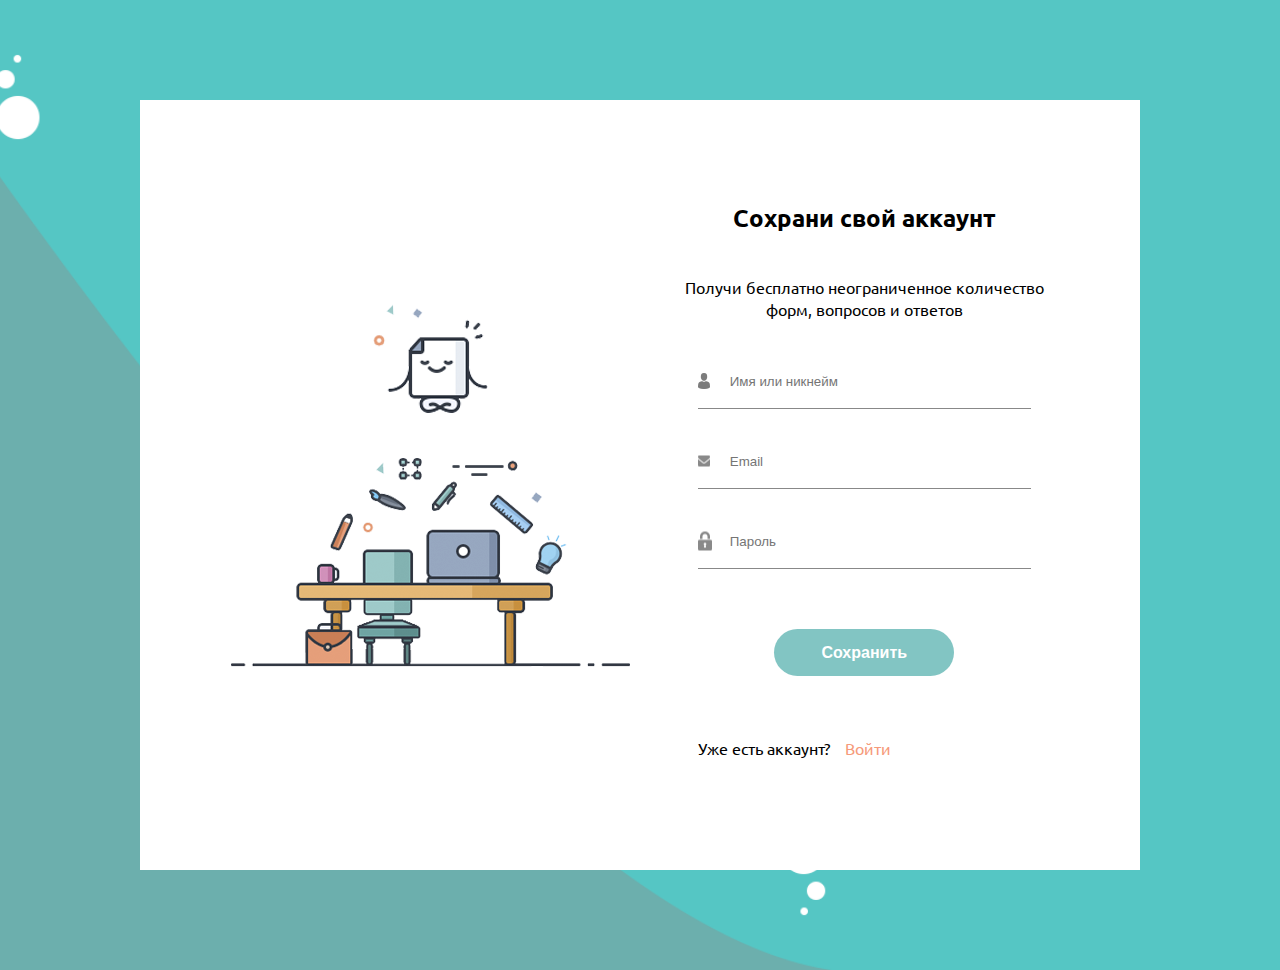
<file: form-validate-jq/index.html>
<!DOCTYPE html>
<html lang="en">
  <head>
    <meta charset="utf-8">
    <meta http-equiv="X-UA-Compatible" content="IE=edge">
    <meta name="viewport" content="width=device-width, initial-scale=1">
    <title>Form</title>
    
    
    <link href="https://fonts.googleapis.com/css?family=Ubuntu:400,700&amp;subset=cyrillic" rel="stylesheet">

    <link rel="stylesheet" href="css/main.css">

    <!-- HTML5 shim and Respond.js for IE8 support of HTML5 elements and media queries -->
    <!-- WARNING: Respond.js doesn't work if you view the page via file:// -->
    <!--[if lt IE 9]>
      <script src="https://oss.maxcdn.com/html5shiv/3.7.3/html5shiv.min.js"></script>
      <script src="https://oss.maxcdn.com/respond/1.4.2/respond.min.js"></script>
    <![endif]-->
  </head>
  <body class="container">
    <section class="form">
      <div class="form__image">
        <img src="img/form-mail.svg" alt="" class="form-image__mail-image">
        <img src="img/form-table.svg" alt="" class="form-image__table-image">
      </div>
      <div class="form__content">
        <h1 class="form__title">Сохрани свой аккаунт</h1>
        <p class="form__subtitle">Получи бесплатно неограниченное количество форм, вопросов и ответов</p>
        <form action="/" class="form__item" id="form">
          <label for=""  class="form__label form__label--name"><input type="name" name="name" class="form__field form__field--name" placeholder="Имя или никнейм"></label>
          <label for="" class="form__label form__label--email"><input type="email" name="email" class="form__field form__field--email" placeholder="Email"></label>
          <label for="" class="form__label form__label--password"><input type="password" name="password" class="form__field form__field--password" placeholder="Пароль"></label>
          <button type="submit" class="form__btn">Сохранить</button>
        </form>
        <p class="form__sign-in">Уже есть аккаунт?<a href="#" class="form__sign-in--link">Войти</a></p>
      </div>
    </section>
    
    <script src="js/jquery-1.12.4.min.js"></script>
    <script src='js/jquery.validate.min.js'></script>
    <script>
      $(document).ready(function() {
        $('#form').validate({
          rules: {
            name:{
              required: true,
              minlength: 4,
            },
            email:{
              required: true,
              email: true,
              minlength: 4,
            },
            password:{
              required: true,
              minlength: 4,
            }
          },
          messages:{

            name:{
              required: "Это поле обязательно для заполнения",
              minlength: "Имя должно быть минимум 4 символа",
            },
            email:{
              required: "Это поле обязательно для заполнения",
              email: "Введите в формате e-mail",
            },

            password:{
              required: "Это поле обязательно для заполнения",
              minlength: "Пароль должен быть минимум 6 символа",
              maxlength: "Пароль должен быть максимум 16 символов",
            }
          }
        });
      });
    </script>
  </body>
</html>
</file>
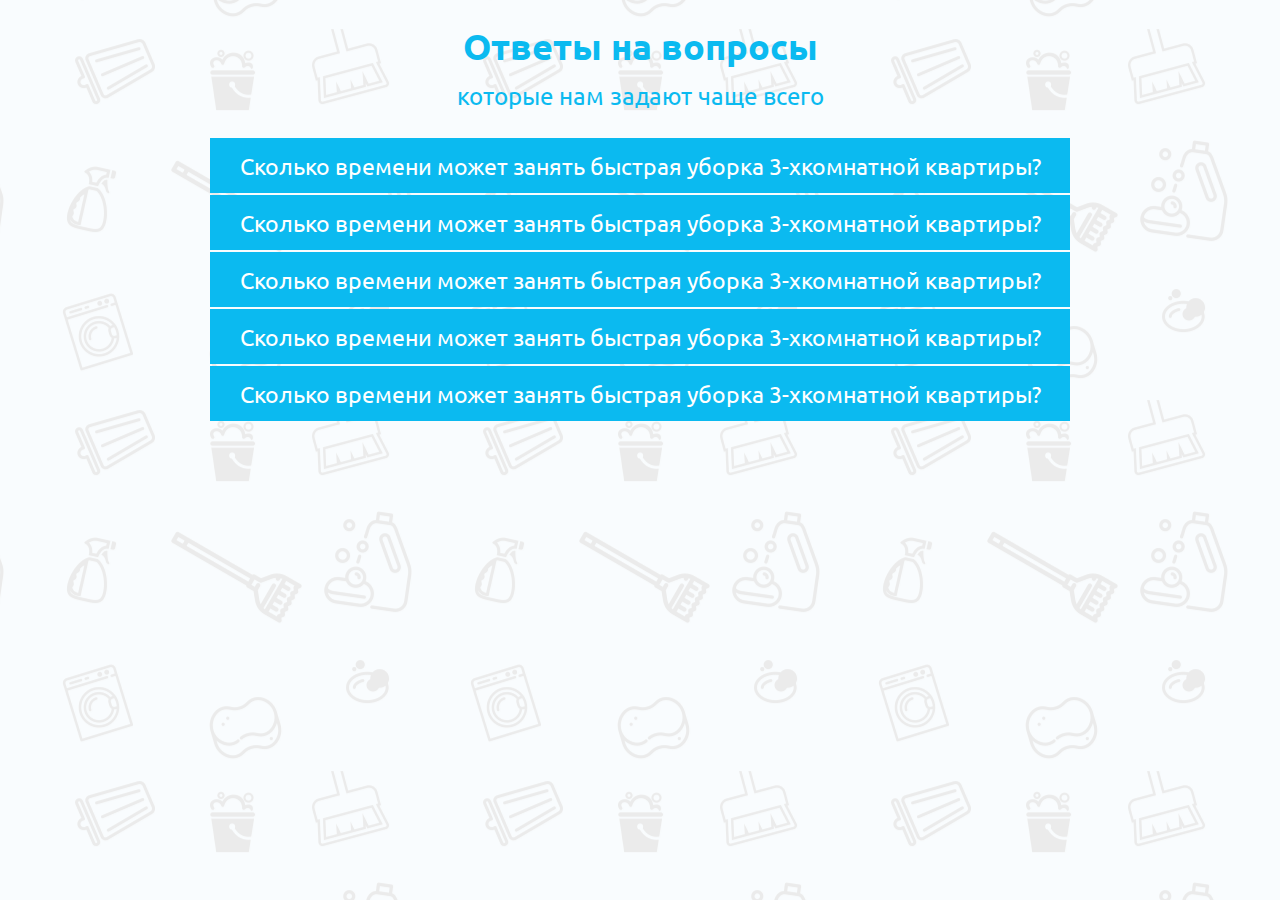
<file: jquery-acc/index.html>
<!DOCTYPE html>
<html lang="en">
  <head>
    <meta charset="utf-8">
    <meta http-equiv="X-UA-Compatible" content="IE=edge">
    <meta name="viewport" content="width=device-width, initial-scale=1">
    <title>Menu</title>
    
    
    <link href="https://fonts.googleapis.com/css?family=Ubuntu:400,700&amp;subset=cyrillic" rel="stylesheet">
    <link rel="stylesheet" href="css/main.css">

    <!-- HTML5 shim and Respond.js for IE8 support of HTML5 elements and media queries -->
    <!-- WARNING: Respond.js doesn't work if you view the page via file:// -->
    <!--[if lt IE 9]>
      <script src="https://oss.maxcdn.com/html5shiv/3.7.3/html5shiv.min.js"></script>
      <script src="https://oss.maxcdn.com/respond/1.4.2/respond.min.js"></script>
    <![endif]-->
  </head>
  <body>
    <h1 class="title">Ответы на вопросы <br><span class="title--under">которые нам задают чаще всего</span></h1>
    <section class="questions-accordeon">
      <div data-target="answer-1" class="question question--1">Сколько времени может занять быстрая уборка 3-хкомнатной квартиры?</div>
      <div class="answer answer-1">Быстрая уборка 3 комнатной квартиры, которая включает в себя мытье полов, протирку пыли и зеркал занимает около 3 часов. Но, конечно, многое зависит от степени загрязненности и комнат</div>
      <div data-target="answer-2" class="question question--2">Сколько времени может занять быстрая уборка 3-хкомнатной квартиры?</div>
      <div class="answer answer-2">Быстрая уборка 3 комнатной квартиры, которая включает в себя мытье полов, протирку пыли и зеркал занимает около 3 часов. Но, конечно, многое зависит от степени загрязненности и комнат</div>
      <div data-target="answer-3" class="question question--3">Сколько времени может занять быстрая уборка 3-хкомнатной квартиры?</div>
      <div class="answer answer-3">Быстрая уборка 3 комнатной квартиры, которая включает в себя мытье полов, протирку пыли и зеркал занимает около 3 часов. Но, конечно, многое зависит от степени загрязненности и комнат</div>
      <div data-target="answer-4" class="question question--4">Сколько времени может занять быстрая уборка 3-хкомнатной квартиры?</div>
      <div class="answer answer-4">Быстрая уборка 3 комнатной квартиры, которая включает в себя мытье полов, протирку пыли и зеркал занимает около 3 часов. Но, конечно, многое зависит от степени загрязненности и комнат</div>
      <div data-target="answer-5" class="question question--5">Сколько времени может занять быстрая уборка 3-хкомнатной квартиры?</div>
      <div class="answer answer-5">Быстрая уборка 3 комнатной квартиры, которая включает в себя мытье полов, протирку пыли и зеркал занимает около 3 часов. Но, конечно, многое зависит от степени загрязненности и комнат</div>

    </section>
    
    <script src="js/jquery-1.12.4.min.js"></script>
    <script>
      $(document).ready(function() {
        var question = $('.question');
        var answer = $('.answer');
        question.click(function() {
          var answerCurrent = $(this).attr('data-target');
          $(answer).removeClass('answer--active');
          $('.' + answerCurrent).addClass('answer--active');
        });
      });
    </script>
  </body>
</html>
</file>
<file: jquery-acc/css/main.css>
* {
  box-sizing: border-box;
}
body {
  font-family: 'Ubuntu', sans-serif;
  font-size: 22px;
  font-weight: 400;
  text-align: left;
  color: #535353;
  background: #fafcfe url('../img/bg-one.png') center center repeat;
}
.title {
  font-size: 36px;
  font-weight: 700;
  text-align: center;
  color: #0bbaf0;
}
.title--under {
  font-size: 24px;
  font-weight: 400;
}
.question {
  font-size: 23.2px;
  display: flex;
  flex-direction: column;
  width: 860px;
  max-width: 100%;
  min-height: 55px;
  margin-top: 2px;
  margin-right: auto;
  margin-left: auto;
  text-align: center;
  text-decoration: none;
  color: #fff;
  background-color: #0bbaf0;
  align-items: center;
  justify-content: center;
  cursor: pointer;
}
.answer {
  display: none;
  width: 860px;
  max-width: 100%;
  margin-right: auto;
  margin-left: auto;
  padding: 32px;
  transition: all .3s;
  border: 4px solid #dcdcdc;
  border-top: none;
  border-bottom-right-radius: 10px;
  border-bottom-left-radius: 10px;
  background-color: #fff;
}
.answer--active {
  display: flex;
  flex-direction: column;
}
</file>
<file: form-validate-jq/css/main.css>
/*! normalize.css v6.0.0 | MIT License | github.com/necolas/normalize.css */
/* Document
   ========================================================================== */
/**
 * 1. Correct the line height in all browsers.
 * 2. Prevent adjustments of font size after orientation changes in
 *    IE on Windows Phone and in iOS.
 */
html {
  line-height: 1.15;
  /* 1 */
  -ms-text-size-adjust: 100%;
  /* 2 */
  -webkit-text-size-adjust: 100%;
  /* 2 */
}
/* Sections
   ========================================================================== */
/**
 * Add the correct display in IE 9-.
 */
article,
aside,
footer,
header,
nav,
section {
  display: block;
}
/**
 * Correct the font size and margin on `h1` elements within `section` and
 * `article` contexts in Chrome, Firefox, and Safari.
 */
h1 {
  font-size: 2em;
  margin: 0.67em 0;
}
/* Grouping content
   ========================================================================== */
/**
 * Add the correct display in IE 9-.
 * 1. Add the correct display in IE.
 */
figcaption,
figure,
main {
  /* 1 */
  display: block;
}
/**
 * Add the correct margin in IE 8.
 */
figure {
  margin: 1em 40px;
}
/**
 * 1. Add the correct box sizing in Firefox.
 * 2. Show the overflow in Edge and IE.
 */
hr {
  box-sizing: content-box;
  /* 1 */
  height: 0;
  /* 1 */
  overflow: visible;
  /* 2 */
}
/**
 * 1. Correct the inheritance and scaling of font size in all browsers.
 * 2. Correct the odd `em` font sizing in all browsers.
 */
pre {
  font-family: monospace, monospace;
  /* 1 */
  font-size: 1em;
  /* 2 */
}
/* Text-level semantics
   ========================================================================== */
/**
 * 1. Remove the gray background on active links in IE 10.
 * 2. Remove gaps in links underline in iOS 8+ and Safari 8+.
 */
a {
  background-color: transparent;
  /* 1 */
  -webkit-text-decoration-skip: objects;
  /* 2 */
}
/**
 * 1. Remove the bottom border in Chrome 57- and Firefox 39-.
 * 2. Add the correct text decoration in Chrome, Edge, IE, Opera, and Safari.
 */
abbr[title] {
  border-bottom: none;
  /* 1 */
  text-decoration: underline;
  /* 2 */
  text-decoration: underline dotted;
  /* 2 */
}
/**
 * Prevent the duplicate application of `bolder` by the next rule in Safari 6.
 */
b,
strong {
  font-weight: inherit;
}
/**
 * Add the correct font weight in Chrome, Edge, and Safari.
 */
b,
strong {
  font-weight: bolder;
}
/**
 * 1. Correct the inheritance and scaling of font size in all browsers.
 * 2. Correct the odd `em` font sizing in all browsers.
 */
code,
kbd,
samp {
  font-family: monospace, monospace;
  /* 1 */
  font-size: 1em;
  /* 2 */
}
/**
 * Add the correct font style in Android 4.3-.
 */
dfn {
  font-style: italic;
}
/**
 * Add the correct background and color in IE 9-.
 */
mark {
  background-color: #ff0;
  color: #000;
}
/**
 * Add the correct font size in all browsers.
 */
small {
  font-size: 80%;
}
/**
 * Prevent `sub` and `sup` elements from affecting the line height in
 * all browsers.
 */
sub,
sup {
  font-size: 75%;
  line-height: 0;
  position: relative;
  vertical-align: baseline;
}
sub {
  bottom: -0.25em;
}
sup {
  top: -0.5em;
}
/* Embedded content
   ========================================================================== */
/**
 * Add the correct display in IE 9-.
 */
audio,
video {
  display: inline-block;
}
/**
 * Add the correct display in iOS 4-7.
 */
audio:not([controls]) {
  display: none;
  height: 0;
}
/**
 * Remove the border on images inside links in IE 10-.
 */
img {
  border-style: none;
}
/**
 * Hide the overflow in IE.
 */
svg:not(:root) {
  overflow: hidden;
}
/* Forms
   ========================================================================== */
/**
 * Remove the margin in Firefox and Safari.
 */
button,
input,
optgroup,
select,
textarea {
  margin: 0;
}
/**
 * Show the overflow in IE.
 * 1. Show the overflow in Edge.
 */
button,
input {
  /* 1 */
  overflow: visible;
}
/**
 * Remove the inheritance of text transform in Edge, Firefox, and IE.
 * 1. Remove the inheritance of text transform in Firefox.
 */
button,
select {
  /* 1 */
  text-transform: none;
}
/**
 * 1. Prevent a WebKit bug where (2) destroys native `audio` and `video`
 *    controls in Android 4.
 * 2. Correct the inability to style clickable types in iOS and Safari.
 */
button,
html [type="button"],
[type="reset"],
[type="submit"] {
  -webkit-appearance: button;
  /* 2 */
}
/**
 * Remove the inner border and padding in Firefox.
 */
button::-moz-focus-inner,
[type="button"]::-moz-focus-inner,
[type="reset"]::-moz-focus-inner,
[type="submit"]::-moz-focus-inner {
  border-style: none;
  padding: 0;
}
/**
 * Restore the focus styles unset by the previous rule.
 */
button:-moz-focusring,
[type="button"]:-moz-focusring,
[type="reset"]:-moz-focusring,
[type="submit"]:-moz-focusring {
  outline: 1px dotted ButtonText;
}
/**
 * 1. Correct the text wrapping in Edge and IE.
 * 2. Correct the color inheritance from `fieldset` elements in IE.
 * 3. Remove the padding so developers are not caught out when they zero out
 *    `fieldset` elements in all browsers.
 */
legend {
  box-sizing: border-box;
  /* 1 */
  color: inherit;
  /* 2 */
  display: table;
  /* 1 */
  max-width: 100%;
  /* 1 */
  padding: 0;
  /* 3 */
  white-space: normal;
  /* 1 */
}
/**
 * 1. Add the correct display in IE 9-.
 * 2. Add the correct vertical alignment in Chrome, Firefox, and Opera.
 */
progress {
  display: inline-block;
  /* 1 */
  vertical-align: baseline;
  /* 2 */
}
/**
 * Remove the default vertical scrollbar in IE.
 */
textarea {
  overflow: auto;
}
/**
 * 1. Add the correct box sizing in IE 10-.
 * 2. Remove the padding in IE 10-.
 */
[type="checkbox"],
[type="radio"] {
  box-sizing: border-box;
  /* 1 */
  padding: 0;
  /* 2 */
}
/**
 * Correct the cursor style of increment and decrement buttons in Chrome.
 */
[type="number"]::-webkit-inner-spin-button,
[type="number"]::-webkit-outer-spin-button {
  height: auto;
}
/**
 * 1. Correct the odd appearance in Chrome and Safari.
 * 2. Correct the outline style in Safari.
 */
[type="search"] {
  -webkit-appearance: textfield;
  /* 1 */
  outline-offset: -2px;
  /* 2 */
}
/**
 * Remove the inner padding and cancel buttons in Chrome and Safari on macOS.
 */
[type="search"]::-webkit-search-cancel-button,
[type="search"]::-webkit-search-decoration {
  -webkit-appearance: none;
}
/**
 * 1. Correct the inability to style clickable types in iOS and Safari.
 * 2. Change font properties to `inherit` in Safari.
 */
::-webkit-file-upload-button {
  -webkit-appearance: button;
  /* 1 */
  font: inherit;
  /* 2 */
}
/* Interactive
   ========================================================================== */
/*
 * Add the correct display in IE 9-.
 * 1. Add the correct display in Edge, IE, and Firefox.
 */
details,
menu {
  display: block;
}
/*
 * Add the correct display in all browsers.
 */
summary {
  display: list-item;
}
/* Scripting
   ========================================================================== */
/**
 * Add the correct display in IE 9-.
 */
canvas {
  display: inline-block;
}
/**
 * Add the correct display in IE.
 */
template {
  display: none;
}
/* Hidden
   ========================================================================== */
/**
 * Add the correct display in IE 10-.
 */
[hidden] {
  display: none;
}
*,
*::before,
*::after {
  box-sizing: border-box;
}
html {
  background: #6cafad url('../img/bg-layer.png') right top no-repeat;
  background-size: cover;
}
body {
  font-family: 'Ubuntu', sans-serif;
  font-size: 16px;
  line-height: 22px;
}
.container {
  display: -ms-flexbox;
  display: flex;
  width: 1000px;
  max-width: 95%;
  margin: 100px auto;
  padding: 95px 66px;
  background-color: #fff;
}
.form {
  display: -ms-flexbox;
  display: flex;
  max-width: 100%;
  -ms-flex: 1 1 100%;
  flex: 1 1 100%;
  -ms-flex-align: center;
  align-items: center;
  -ms-flex-pack: distribute;
  justify-content: space-around;
  -ms-flex-wrap: wrap;
  flex-wrap: wrap;
}
.form__image {
  display: -ms-flexbox;
  display: flex;
  -ms-flex-direction: column;
  flex-direction: column;
  -ms-flex-pack: center;
  justify-content: center;
  -ms-flex-align: center;
  align-items: center;
}
.form__image .form-image__mail-image {
  margin-bottom: 45px;
}
.form__content {
  display: -ms-flexbox;
  display: flex;
  -ms-flex-direction: column;
  flex-direction: column;
  max-width: 370px;
  text-align: center;
  -ms-flex-align: center;
  align-items: center;
}
.form__title {
  font-size: 24px;
  font-weight: 700;
  line-height: 45px;
  margin: 0;
  margin-bottom: 20px;
  padding: 0;
}
.form__subtitle {
  margin-bottom: 34px;
}
.form__item {
  display: -ms-flexbox;
  display: flex;
  -ms-flex-direction: column;
  flex-direction: column;
  max-width: 90%;
  -ms-flex-align: center;
  align-items: center;
}
.form__field {
  display: -ms-flexbox;
  display: flex;
  color: #888;
  border: none;
  -ms-flex-preferred-size: 100%;
  flex-basis: 100%;
}
.form__label {
  position: relative;
  display: -ms-flexbox;
  display: flex;
  width: 333px;
  max-width: 100%;
  min-height: 55px;
  margin-bottom: 25px;
  padding-left: 30px;
  border-bottom: #888 1px solid;
  -ms-flex-align: center;
  align-items: center;
}
.form__label::before {
  position: absolute;
  top: 50%;
  left: 0;
  content: '';
  -ms-transform: translateY(-50%);
  transform: translateY(-50%);
}
.form__label--email::before {
  width: 12px;
  height: 11px;
  background: #fff url('../img/mail-icon.png') center center no-repeat;
}
.form__label--name::before {
  width: 12px;
  height: 16px;
  background: #fff url('../img/name-icon.png') center center no-repeat;
}
.form__label--password::before {
  width: 14px;
  height: 19px;
  background: #fff url('../img/password-icon.png') center center no-repeat;
}
.form__btn {
  font-size: 16px;
  font-weight: 700;
  line-height: 45px;
  display: -ms-flexbox;
  display: flex;
  width: 180px;
  margin-top: 35px;
  margin-bottom: 45px;
  cursor: pointer;
  color: #fff;
  border: none;
  border-radius: 40px;
  background-color: #82c5c3;
  -ms-flex-align: center;
  align-items: center;
  -ms-flex-pack: center;
  justify-content: center;
}
.form__sign-in {
  width: 90%;
  text-align: left;
}
.form__sign-in--link {
  margin-left: 15px;
  text-decoration: none;
  color: #f69a7a;
}
label.error {
  position: absolute;
  bottom: -1.7em;
  left: 30px;
  text-align: left;
  color: #f69a7a;
}
</file>
